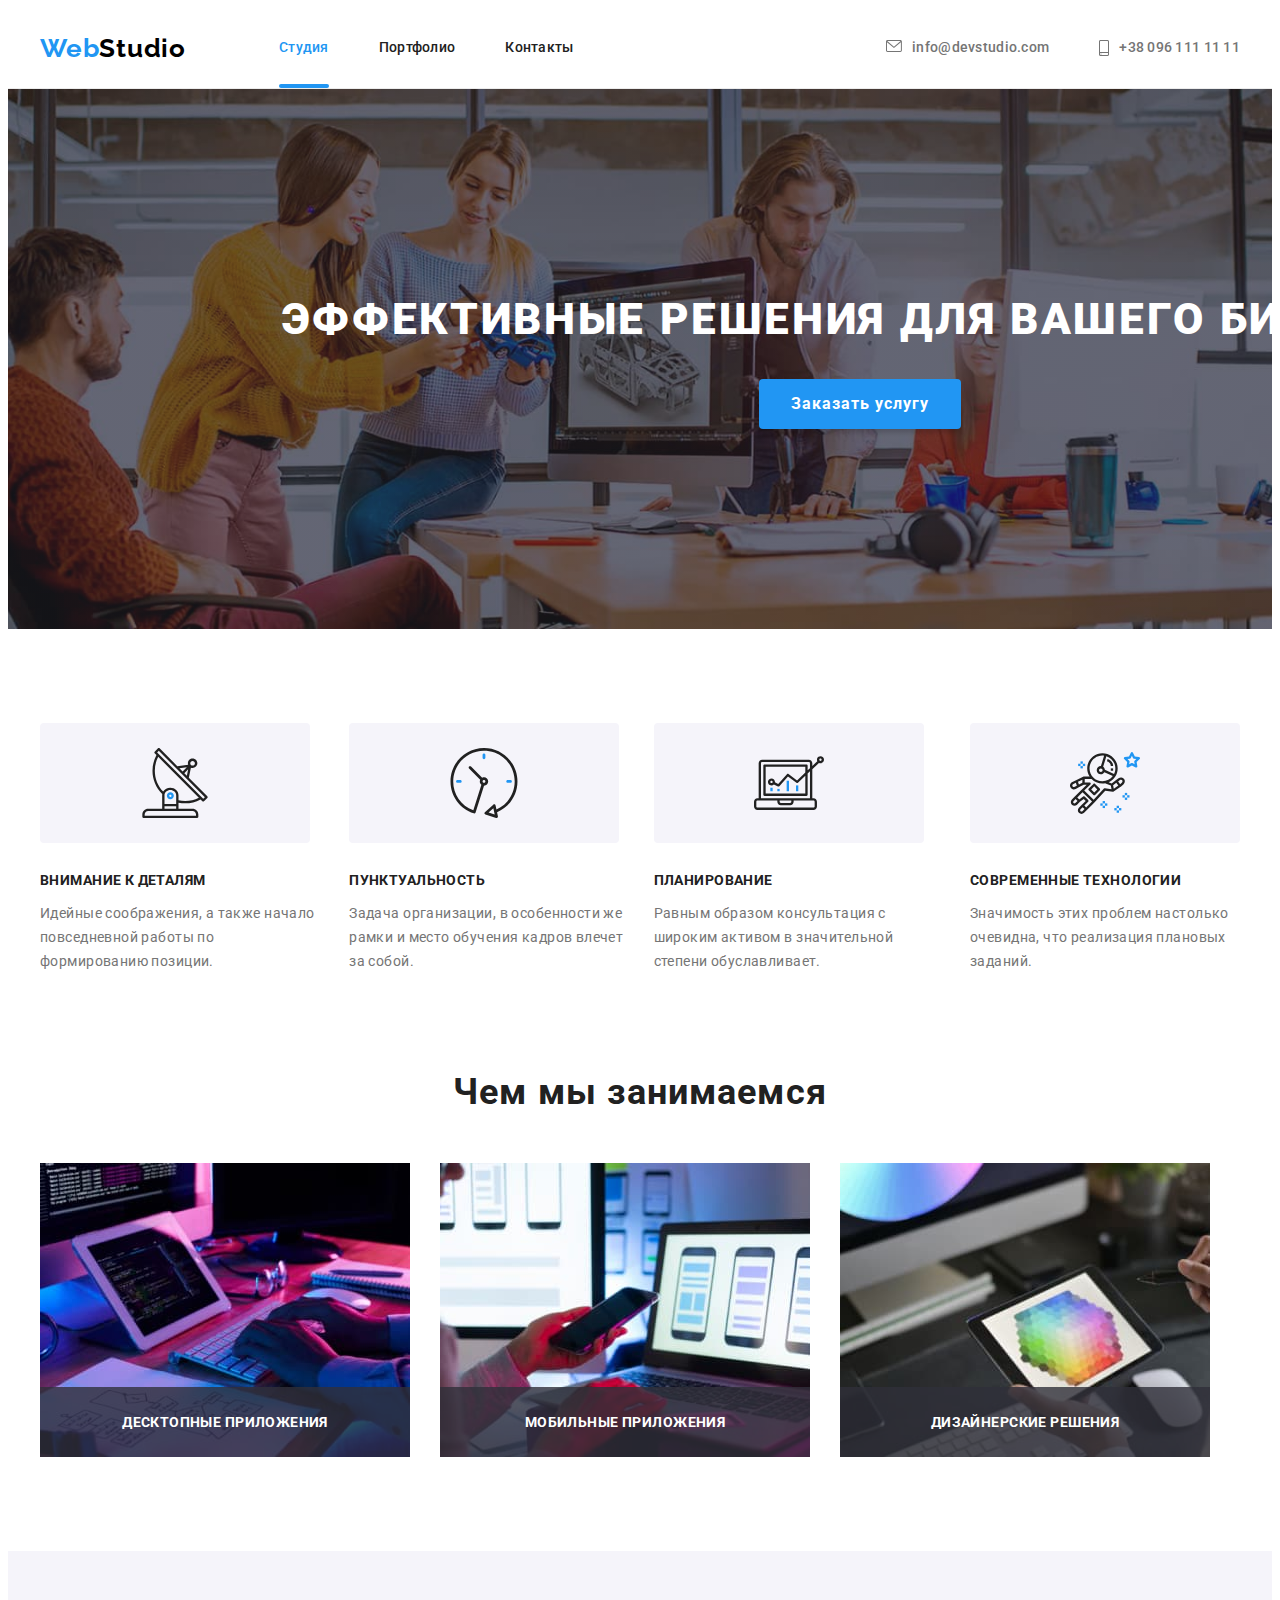
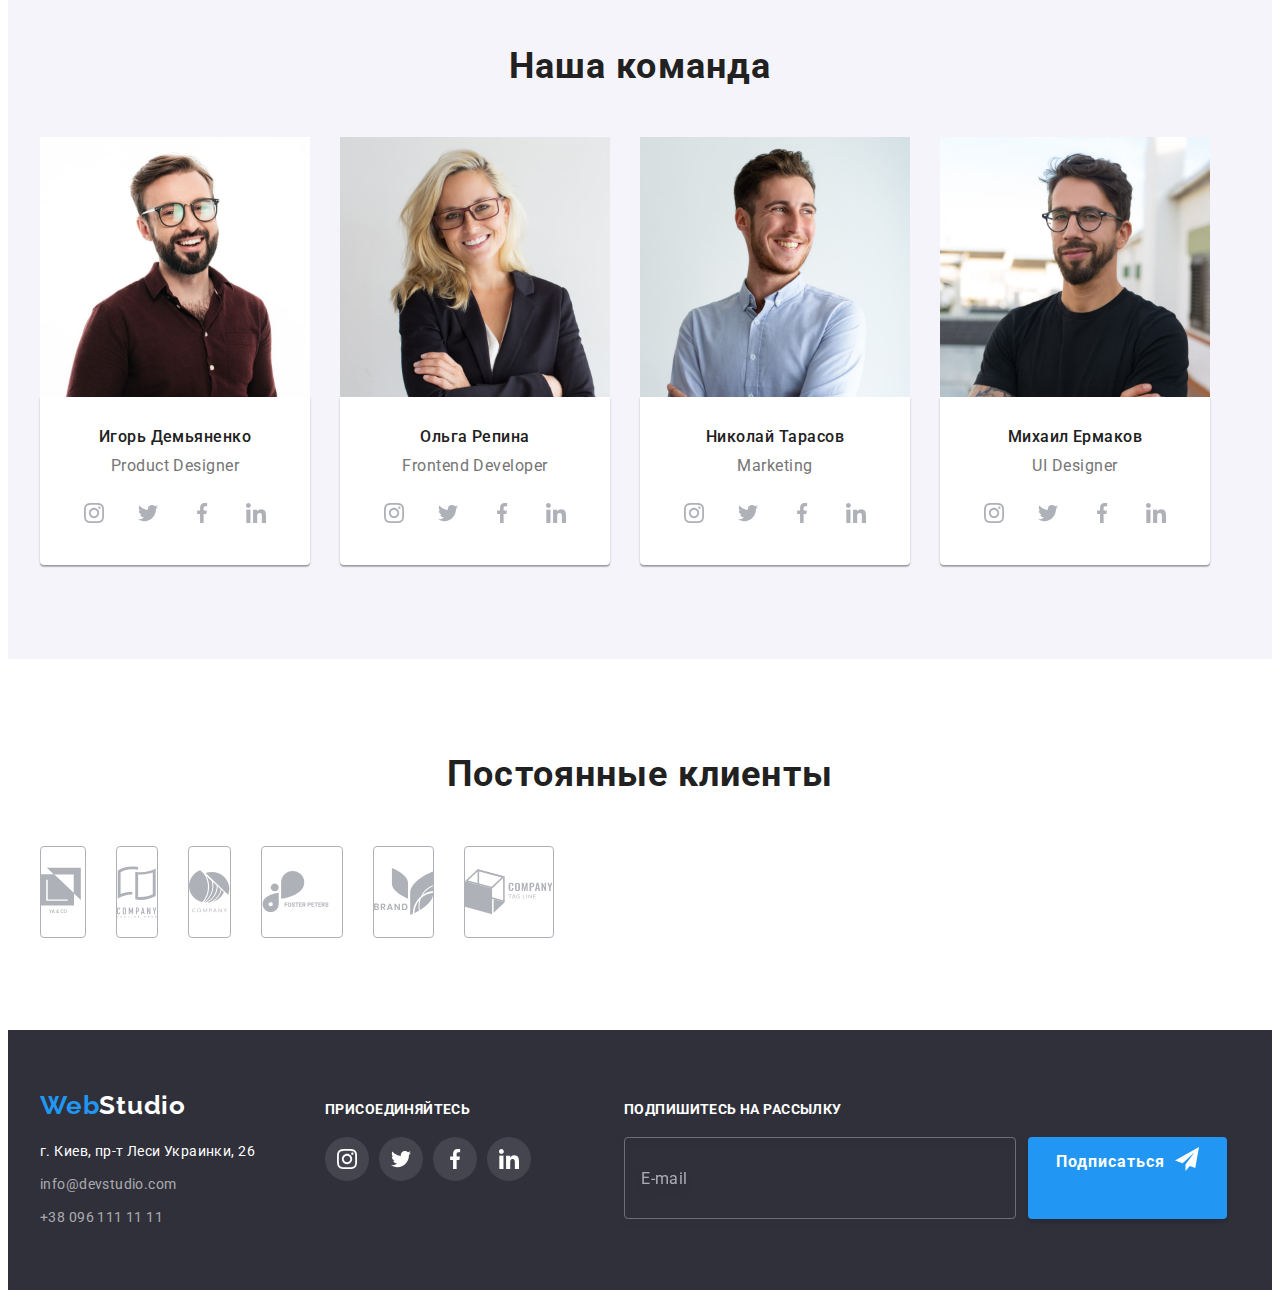
<file: index.html>
<!DOCTYPE html>
<html lang="ru">
  <head>
    <meta charset="UTF-8" />
    <meta http-equiv="X-UA-Compatible" content="IE=edge" />
    <meta name="viewport" content="width=device-width, initial-scale=1.0" />
    <link rel="preconnect" href="https://fonts.gstatic.com" />
    <link
      href="https://fonts.googleapis.com/css2?family=Raleway:wght@700&family=Roboto:wght@400;500;700;900&display=swap"
      rel="stylesheet"
    />
    <link
      rel="stylesheet"
      href="https://cdnjs.cloudflare.com/ajax/libs/modern-normalize/1.0.0/modern-normalize.css"
      integrity="sha512-Zx6MlUMKSVJoQ+83OwhdILe8cSEsCzfqThJd7J/VA2UrK6Ctj85p+xzqfyuNXE5B1k25uUdmJ2OzItbBy9GHAQ=="
      crossorigin="anonymous"
    />
    <link rel="stylesheet" href="./css/styles.css" />
    <title>Webstudio main page</title>
  </head>
  <body>
    <header class="header">
      <div class="container">
        <nav class="navigation">
          <a class="link logo" href="index.html" lang="en">
            Web<span class="logo-light-theme">Studio</span></a
          >
          <ul class="navigation-list list">
            <li class="navigation-item">
              <a class="navigation-link link current" href="index.html"
                >Студия</a
              >
            </li>
            <li class="navigation-item">
              <a class="navigation-link link" href="portfolio.html"
                >Портфолио</a
              >
            </li>
            <li class="navigation-item">
              <a class="navigation-link link" href="">Контакты</a>
            </li>
          </ul>
        </nav>
        <ul class="contacts-list list">
          <li class="contacts-item">
            <a class="header-mail-link link" href="mailto:info@devstudio.com">
              <svg class="contacts-item-icon" width="16" height="12">
                <use href="./images/main-page/sprite.svg#icon-envelope"></use>
              </svg>
              info@devstudio.com
            </a>
          </li>
          <li class="contacts-item">
            <a class="header-phone-link link" href="tel:+380961111111">
              <svg class="contacts-item-icon" width="10" height="16">
                <use href="./images/main-page/sprite.svg#icon-smartphone"></use>
              </svg>
              <p>+38 096 111 11 11</p>
            </a>
          </li>
        </ul>
      </div>
    </header>
    <main>
      <!--блок Hero-->
      <section class="hero">
        <div class="hero-overlay">
          <div class="container">
            <h1 class="hero-title">Эффективные решения для вашего бизнеса</h1>
            <button type="button" class="modal-btn" data-modal-open>
              Заказать услугу
            </button>
          </div>
        </div>
      </section>
      <!--блок Особенности-->
      <section class="features">
        <div class="container">
          <h2 class="title visually-hidden">Особенности</h2>
          <ul class="features-list list">
            <li class="features-item">
              <div class="icon-area">
                <svg class="features-item-icon" width="70" height="70">
                  <use href="./images/main-page/sprite.svg#icon-antenna"></use>
                </svg>
              </div>
              <h3 class="features-item-title">Внимание к деталям</h3>
              <p class="features-contents">
                Идейные соображения, а также начало повседневной работы по
                формированию позиции.
              </p>
            </li>
            <li class="features-item">
              <div class="icon-area">
                <svg class="features-item-icon" width="70" height="70">
                  <use href="./images/main-page/sprite.svg#icon-clock"></use>
                </svg>
              </div>
              <h3 class="features-item-title">Пунктуальность</h3>
              <p class="features-contents">
                Задача организации, в особенности же рамки и место обучения
                кадров влечет за собой.
              </p>
            </li>
            <li class="features-item">
              <div class="icon-area">
                <svg class="features-item-icon" width="70" height="70">
                  <use href="./images/main-page/sprite.svg#icon-diagram"></use>
                </svg>
              </div>
              <h3 class="features-item-title">Планирование</h3>
              <p class="features-contents">
                Равным образом консультация с широким активом в значительной
                степени обуславливает.
              </p>
            </li>
            <li class="features-item">
              <div class="icon-area">
                <svg class="features-item-icon" width="70" height="70">
                  <use
                    href="./images/main-page/sprite.svg#icon-astronaut"
                  ></use>
                </svg>
              </div>
              <h3 class="features-item-title">Современные технологии</h3>
              <p class="features-contents">
                Значимость этих проблем настолько очевидна, что реализация
                плановых заданий.
              </p>
            </li>
          </ul>
        </div>
      </section>
      <!--Что мы делаем-->
      <section class="options">
        <div class="container">
          <h2 class="title">Чем мы занимаемся</h2>
          <ul class="options-list list">
            <li class="options-item">
              <img
                class="options-image"
                src="./images/main-page/box_1.jpg"
                alt="програмирует на десктопном ПК"
                width="370"
                height="294"
              />
              <p class="options-item-description">десктопные приложения</p>
            </li>
            <li class="options-item">
              <img
                class="options-image"
                src="./images/main-page/box_2.jpg"
                alt="программирует на ноутбуке"
                width="370"
                height="294"
              />
              <p class="options-item-description">мобильные приложения</p>
            </li>
            <li class="options-item">
              <img
                class="options-image"
                src="./images/main-page/box_3.jpg"
                alt="держит планшет"
                width="370"
                height="294"
              />
              <p class="options-item-description">дизайнерские решения</p>
            </li>
          </ul>
        </div>
      </section>
      <!--члены команды разработчиков-->
      <section class="members">
        <div class="container">
          <h2 class="title">Наша команда</h2>
          <ul class="members-list list">
            <li class="members-item">
              <img
                class="members-img"
                src="./images/main-page/img_igor.jpg"
                alt="фотография Игоря Демьяненко"
                width="270"
                height="260"
              />
              <div class="members-card-description">
                <h3 class="members-item-title">Игорь Демьяненко</h3>
                <p class="members-description" lang="en">Product Designer</p>
                <ul class="social-network list">
                  <li class="social-network-item">
                    <a
                      href="http://instagram.com"
                      class="social-network-link link"
                    >
                      <svg class="social-icon" width="20" height="20">
                        <use
                          href="./images/main-page/sprite.svg#icon-instagram"
                        ></use>
                      </svg>
                    </a>
                  </li>
                  <li class="social-network-item">
                    <a
                      href="http://twitter.com"
                      class="social-network-link link"
                    >
                      <svg class="social-icon" width="20" height="20">
                        <use
                          href="./images/main-page/sprite.svg#icon-twitter"
                        ></use>
                      </svg>
                    </a>
                  </li>
                  <li class="social-network-item">
                    <a
                      href="http://facebook.com"
                      class="social-network-link link"
                    >
                      <svg class="social-icon" width="20" height="20">
                        <use
                          href="./images/main-page/sprite.svg#icon-facebook"
                        ></use>
                      </svg>
                    </a>
                  </li>
                  <li class="social-network-item">
                    <a
                      href="http://linkedin.com"
                      class="social-network-link link"
                    >
                      <svg class="social-icon" width="20" height="20">
                        <use
                          href="./images/main-page/sprite.svg#icon-linkedin"
                        ></use>
                      </svg>
                    </a>
                  </li>
                </ul>
              </div>
            </li>

            <li class="members-item">
              <img
                class="members-img"
                src="./images/main-page/img_olga.jpg"
                alt="фотография Ольги Репиной"
                width="270"
                height="260"
              />
              <div class="members-card-description">
                <h3 class="members-item-title">Ольга Репина</h3>
                <p class="members-description" lang="en">Frontend Developer</p>
                <ul class="social-network list">
                  <li class="social-network-item">
                    <a
                      href="http://instagram.com"
                      class="social-network-link link"
                    >
                      <svg class="social-icon" width="20" height="20">
                        <use
                          href="./images/main-page/sprite.svg#icon-instagram"
                        ></use>
                      </svg>
                    </a>
                  </li>
                  <li class="social-network-item">
                    <a
                      href="http://twitter.com"
                      class="social-network-link link"
                    >
                      <svg class="social-icon" width="20" height="20">
                        <use
                          href="./images/main-page/sprite.svg#icon-twitter"
                        ></use>
                      </svg>
                    </a>
                  </li>
                  <li class="social-network-item">
                    <a
                      href="http://facebook.com"
                      class="social-network-link link"
                    >
                      <svg class="social-icon" width="20" height="20">
                        <use
                          href="./images/main-page/sprite.svg#icon-facebook"
                        ></use>
                      </svg>
                    </a>
                  </li>
                  <li class="social-network-item">
                    <a
                      href="http://linkedin.com"
                      class="social-network-link link"
                    >
                      <svg class="social-icon" width="20" height="20">
                        <use
                          href="./images/main-page/sprite.svg#icon-linkedin"
                        ></use>
                      </svg>
                    </a>
                  </li>
                </ul>
              </div>
            </li>
            <li class="members-item">
              <img
                class="members-img"
                src="./images/main-page/img_nik.jpg"
                alt="фотография Николая Тарасова"
                width="270"
                height="260"
              />
              <div class="members-card-description">
                <h3 class="members-item-title">Николай Тарасов</h3>
                <p class="members-description" lang="en">Marketing</p>
                <ul class="social-network list">
                  <li class="social-network-item">
                    <a
                      href="http://instagram.com"
                      class="social-network-link link"
                    >
                      <svg class="social-icon" width="20" height="20">
                        <use
                          href="./images/main-page/sprite.svg#icon-instagram"
                        ></use>
                      </svg>
                    </a>
                  </li>
                  <li class="social-network-item">
                    <a
                      href="http://twitter.com"
                      class="social-network-link link"
                    >
                      <svg class="social-icon" width="20" height="20">
                        <use
                          href="./images/main-page/sprite.svg#icon-twitter"
                        ></use>
                      </svg>
                    </a>
                  </li>
                  <li class="social-network-item">
                    <a
                      href="http://facebook.com"
                      class="social-network-link link"
                    >
                      <svg class="social-icon" width="20" height="20">
                        <use
                          href="./images/main-page/sprite.svg#icon-facebook"
                        ></use>
                      </svg>
                    </a>
                  </li>
                  <li class="social-network-item">
                    <a
                      href="http://linkedin.com"
                      class="social-network-link link"
                    >
                      <svg class="social-icon" width="20" height="20">
                        <use
                          href="./images/main-page/sprite.svg#icon-linkedin"
                        ></use>
                      </svg>
                    </a>
                  </li>
                </ul>
              </div>
            </li>
            <li class="members-item">
              <img
                class="members-img"
                src="./images/main-page/img_mich.jpg"
                alt="фотография Михаила Ермакова"
                width="270"
                height="260"
              />
              <div class="members-card-description">
                <h3 class="members-item-title">Михаил Ермаков</h3>
                <p class="members-description" lang="en">UI Designer</p>
                <ul class="social-network list">
                  <li class="social-network-item">
                    <a
                      href="http://instagram.com"
                      class="social-network-link link"
                    >
                      <svg class="social-icon" width="20" height="20">
                        <use
                          href="./images/main-page/sprite.svg#icon-instagram"
                        ></use>
                      </svg>
                    </a>
                  </li>
                  <li class="social-network-item">
                    <a
                      href="http://twitter.com"
                      class="social-network-link link"
                    >
                      <svg class="social-icon" width="20" height="20">
                        <use
                          href="./images/main-page/sprite.svg#icon-twitter"
                        ></use>
                      </svg>
                    </a>
                  </li>
                  <li class="social-network-item">
                    <a
                      href="http://facebook.com"
                      class="social-network-link link"
                    >
                      <svg class="social-icon" width="20" height="20">
                        <use
                          href="./images/main-page/sprite.svg#icon-facebook"
                        ></use>
                      </svg>
                    </a>
                  </li>
                  <li class="social-network-item">
                    <a
                      href="http://linkedin.com"
                      class="social-network-link link"
                    >
                      <svg class="social-icon" width="20" height="20">
                        <use
                          href="./images/main-page/sprite.svg#icon-linkedin"
                        ></use>
                      </svg>
                    </a>
                  </li>
                </ul>
              </div>
            </li>
          </ul>
        </div>
      </section>
      <!-- КЛИЕНТЫ -->
      <section class="customers">
        <div class="container">
          <h2 class="title">Постоянные клиенты</h2>
          <ul class="customers-list list">
            <li class="customers-list-item">
              <a href="" class="customers-link">
                <svg class="customer-icon" width="44" height="50">
                  <use href="./images/main-page/sprite.svg#icon-client-1"></use>
                </svg>
              </a>
            </li>
            <li class="customers-list-item">
              <a href="" class="customers-link">
                <svg class="customer-icon" width="40" height="52">
                  <use href="./images/main-page/sprite.svg#icon-client-2"></use>
                </svg>
              </a>
            </li>
            <li class="customers-list-item">
              <a href="" class="customers-link">
                <svg class="customer-icon" width="41" height="43">
                  <use href="./images/main-page/sprite.svg#icon-client-3"></use>
                </svg>
              </a>
            </li>
            <li class="customers-list-item">
              <a href="" class="customers-link">
                <svg class="customer-icon" width="80" height="42">
                  <use href="./images/main-page/sprite.svg#icon-client-4"></use>
                </svg>
              </a>
            </li>
            <li class="customers-list-item">
              <a href="" class="customers-link">
                <svg class="customer-icon" width="59" height="47">
                  <use href="./images/main-page/sprite.svg#icon-client-5"></use>
                </svg>
              </a>
            </li>
            <li class="customers-list-item">
              <a href="" class="customers-link">
                <svg class="customer-icon" width="88" height="46">
                  <use href="./images/main-page/sprite.svg#icon-client-6"></use>
                </svg>
              </a>
            </li>
          </ul>
        </div>
      </section>
    </main>
    <footer class="footer">
      <div class="container">
        <div class="footer-left-block">
          <a class="link logo" href="index.html" lang="en">
            Web<span class="logo-dark-theme">Studio</span></a
          >
          <address class="address">
            <ul class="footer-list list">
              <li class="footer-list-item">
                <a
                  class="footer-address-link link"
                  href="https://goo.gl/maps/TXSXZZXQkfyva7Gp7"
                  target="_blank"
                  rel="noopener noreferrer"
                >
                  г. Киев, пр-т Леси Украинки, 26
                </a>
              </li>
              <li class="footer-list-item">
                <a
                  class="footer-mail-link link"
                  href="mailto:info@devstudio.com"
                  >info@devstudio.com</a
                >
              </li>
              <li class="footer-list-item">
                <a class="footer-phone-link link" href="tel:+380961111111"
                  >+38 096 111 11 11</a
                >
              </li>
            </ul>
          </address>
        </div>
        <div class="footer-right-block">
          <b>присоединяйтесь</b>
          <ul class="social-network list">
            <li class="social-network-item">
              <a href="http://instagram.com" class="social-network-link link">
                <svg class="social-icon" width="20" height="20">
                  <use
                    href="./images/main-page/sprite.svg#icon-instagram"
                  ></use>
                </svg>
              </a>
            </li>
            <li class="social-network-item">
              <a href="http://twitter.com" class="social-network-link link">
                <svg class="social-icon" width="20" height="20">
                  <use href="./images/main-page/sprite.svg#icon-twitter"></use>
                </svg>
              </a>
            </li>
            <li class="social-network-item">
              <a href="http://facebook.com" class="social-network-link link">
                <svg class="social-icon" width="20" height="20">
                  <use href="./images/main-page/sprite.svg#icon-facebook"></use>
                </svg>
              </a>
            </li>
            <li class="social-network-item">
              <a href="http://linkedin.com" class="social-network-link link">
                <svg class="social-icon" width="20" height="20">
                  <use href="./images/main-page/sprite.svg#icon-linkedin"></use>
                </svg>
              </a>
            </li>
          </ul>
        </div>
        <div class="form-wrapper">
          <b>Подпишитесь на рассылку</b>
          <form action="#" class="footer-signup-form" name="footer-signup-form">
            <input
              type="email"
              name="email"
              placeholder="E-mail"
              required
              class="email-input"
            />
            <button type="submit" class="modal-btn">
              Подписаться
              <svg class="modal-btn-icon" width="24" height="24">
                <use href="./images/main-page/sprite.svg#icon-send"></use>
              </svg>
            </button>
          </form>
        </div>
      </div>
    </footer>
    <div class="backdrop is-hidden" data-modal>
      <div class="modal-window">
        <b class="modal-window-motivation"
          >Оставьте свои данные, мы вам перезвоним</b
        >
        <form action="#" class="modal-window-contact">
          <label for="user-name" class="modal-form-input-label">Имя</label>
          <div class="input-wrapper">
            <input
              type="text"
              name="user-name"
              id="user-name"
              class="modal-form-input"
              required
            />
            <svg class="input-icon" width="18" height="18">
              <use href="./images/main-page/sprite.svg#icon-form-person"></use>
            </svg>
          </div>
          <label for="user-phone" class="modal-form-input-label">Телефон</label>
          <div class="input-wrapper">
            <input
              type="tel"
              name="user-phone"
              id="user-phone"
              class="modal-form-input"
              required
            />
            <svg class="input-icon" width="18" height="18">
              <use href="./images/main-page/sprite.svg#icon-form-phone"></use>
            </svg>
          </div>
          <label for="user-mail" class="modal-form-input-label">Почта</label>
          <div class="input-wrapper">
            <input
              type="email"
              name="user-mail"
              id="user-mail"
              class="modal-form-input"
            />
            <svg class="input-icon" width="18" height="18">
              <use href="./images/main-page/sprite.svg#icon-form-email"></use>
            </svg>
          </div>
          <label for="user-comment" class="modal-form-input-label"
            >Комментарий</label
          >
          <textarea
            name="comment"
            id="user-comment"
            placeholder="Введите текст"
            class="modal-form-input"
          ></textarea>
          <input
            type="checkbox"
            name="agreement"
            id="agreement-checkbox"
            value="accept"
            class="modal-form-checkbox visually-hidden"
            required
          />
          <label for="agreement-checkbox" class="modal-form-checkbox-label"
            >Соглашаюсь с рассылкой и принимаю&nbsp;<a
              href=""
              class="agreement-link"
              >Условия договора</a
            ></label
          >
          <button type="submit" class="modal-btn">Отправить</button>
        </form>
        <button type="button" class="modal-btn-close" data-modal-close>
          <svg class="modal-btn-close-icon" width="18" height="18">
            <use href="./images/main-page/sprite.svg#icon-close"></use>
          </svg>
        </button>
      </div>
    </div>
    <script src="./js/modal.js"></script>
  </body>
</html>
</file>
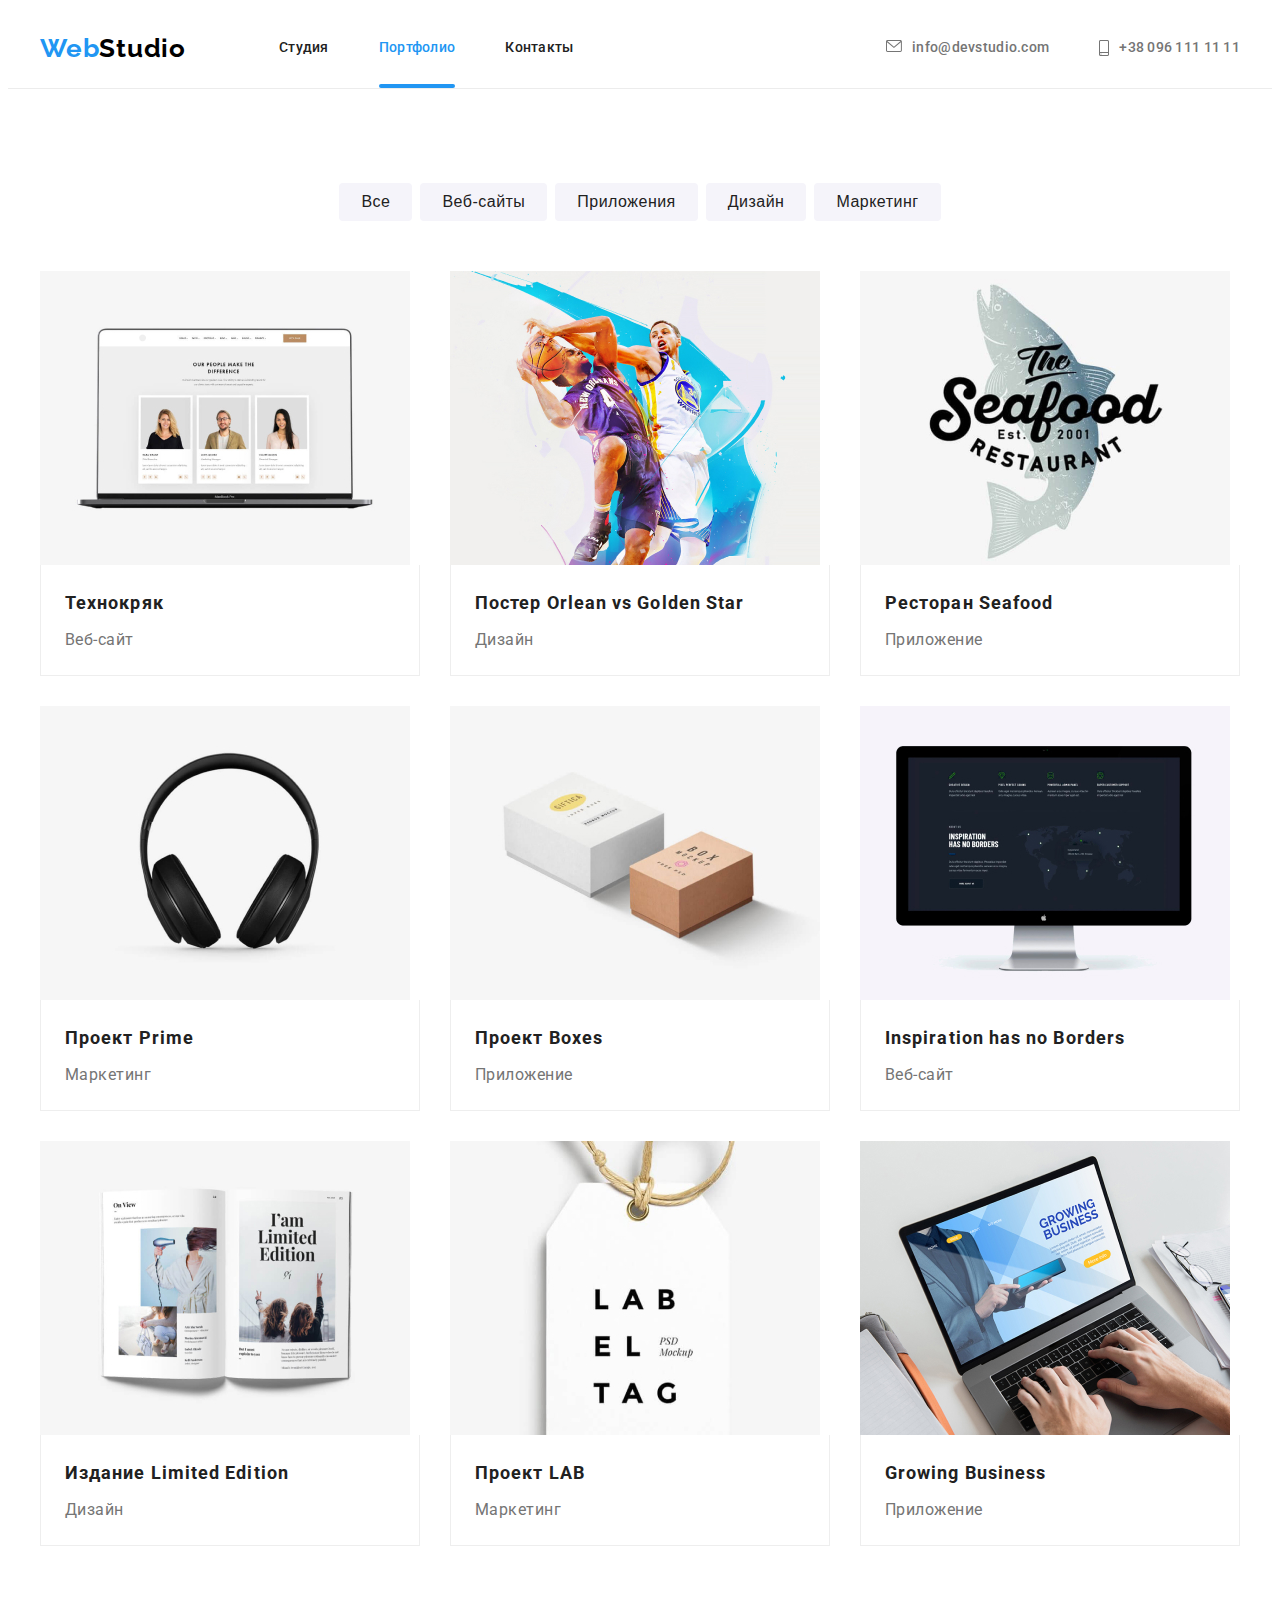
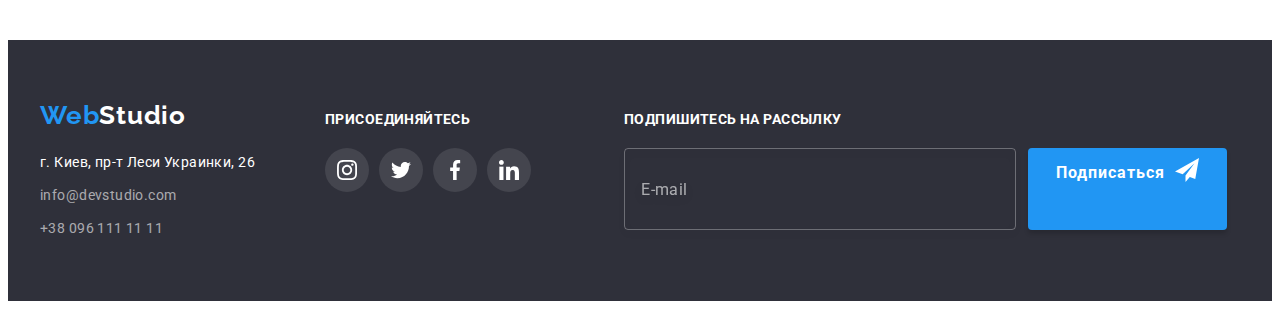
<file: portfolio.html>
<!DOCTYPE html>
<html lang="ru">
  <head>
    <meta charset="UTF-8" />
    <meta http-equiv="X-UA-Compatible" content="IE=edge" />
    <meta name="viewport" content="width=device-width, initial-scale=1.0" />
    <link rel="preconnect" href="https://fonts.gstatic.com" />
    <link
      href="https://fonts.googleapis.com/css2?family=Raleway:wght@700&family=Roboto:wght@400;500;700;900&display=swap"
      rel="stylesheet"
    />
    <link
      rel="stylesheet"
      href="https://cdnjs.cloudflare.com/ajax/libs/modern-normalize/1.0.0/modern-normalize.css"
      integrity="sha512-Zx6MlUMKSVJoQ+83OwhdILe8cSEsCzfqThJd7J/VA2UrK6Ctj85p+xzqfyuNXE5B1k25uUdmJ2OzItbBy9GHAQ=="
      crossorigin="anonymous"
    />
    <link rel="stylesheet" href="./css/styles.css" />
    <title>Portfolio</title>
  </head>
  <body>
    <header class="header">
      <div class="container">
        <nav class="navigation">
          <a class="link logo" href="index.html" lang="en">
            Web<span class="logo-light-theme">Studio</span></a
          >
          <ul class="navigation-list list">
            <li class="navigation-item">
              <a class="navigation-link link" href="index.html">Студия</a>
            </li>
            <li class="navigation-item">
              <a class="navigation-link link current" href="portfolio.html"
                >Портфолио</a
              >
            </li>
            <li class="navigation-item">
              <a class="navigation-link link" href="">Контакты</a>
            </li>
          </ul>
        </nav>
        <ul class="contacts-list list">
          <li class="contacts-item">
            <a class="header-mail-link link" href="mailto:info@devstudio.com">
              <svg class="contacts-item-icon" width="16" height="12">
                <use href="./images/main-page/sprite.svg#icon-envelope"></use>
              </svg>
              info@devstudio.com
            </a>
          </li>
          <li class="contacts-item">
            <a class="header-phone-link link" href="tel:+380961111111">
              <svg class="contacts-item-icon" width="10" height="16">
                <use href="./images/main-page/sprite.svg#icon-smartphone"></use>
              </svg>
              <p>+38 096 111 11 11</p>
            </a>
          </li>
        </ul>
      </div>
    </header>
    <main>
      <!--секция галерея проектов-->
      <section class="galery">
        <div class="container">
          <h1 class="visually-hidden">Портфолио</h1>
          <!--блок с кнопками фильтра галереи-->
          <ul class="filter-list list">
            <li class="filter-item">
              <button class="filter-modal-btn" type="button">Bсе</button>
            </li>
            <li class="filter-item">
              <button class="filter-modal-btn" type="button">Веб-сайты</button>
            </li>
            <li class="filter-item">
              <button class="filter-modal-btn" type="button">Приложения</button>
            </li>
            <li class="filter-item">
              <button class="filter-modal-btn" type="button">Дизайн</button>
            </li>
            <li class="filter-item">
              <button class="filter-modal-btn" type="button">Маркетинг</button>
            </li>
          </ul>
          <h2 class="title visually-hidden">Галерея проектов</h2>

          <ul class="galery-list list">
            <li class="galery-item">
              <a class="galery-link link" href="">
                <div class="galery-thumb">
                  <img
                    class="galery-img"
                    src="./images/portfolio/technocrack.jpg"
                    alt="изображение ноутбука с веб-сайтом"
                    width="370"
                    height="294"
                  />
                  <p class="galery-content">
                    Технокряк это современная площадка распространения
                    коронавируса. Компании используют эту платформу для
                    цифрового шпионажа и атак на защищённые сервера конкурентов.
                  </p>
                </div>

                <div class="galery-item-wrapper">
                  <h3 class="galery-item-title">Технокряк</h3>
                  <p class="galery-item-description">Веб-сайт</p>
                </div>
              </a>
            </li>
            <li class="galery-item">
              <a class="galery-link link" href="">
                <div class="galery-thumb">
                  <img
                    class="galery-img"
                    src="./images/portfolio/poster.jpg"
                    alt="изображение постера"
                    width="370"
                    height="294"
                  />
                  <p class="galery-content">
                    Технокряк это современная площадка распространения
                    коронавируса. Компании используют эту платформу для
                    цифрового шпионажа и атак на защищённые сервера конкурентов.
                  </p>
                </div>
                <div class="galery-item-wrapper">
                  <h3 class="galery-item-title">
                    Постер <span lang="en">Orlean vs Golden Star</span>
                  </h3>
                  <p class="galery-item-description">Дизайн</p>
                </div>
              </a>
            </li>
            <li class="galery-item">
              <a class="galery-link link" href="">
                <div class="galery-thumb">
                  <img
                    class="galery-img"
                    src="./images/portfolio/seafood.jpg"
                    alt="афиша ресторана морепродуктов"
                    width="370"
                    height="294"
                  />
                  <p class="galery-content">
                    Технокряк это современная площадка распространения
                    коронавируса. Компании используют эту платформу для
                    цифрового шпионажа и атак на защищённые сервера конкурентов.
                  </p>
                </div>
                <div class="galery-item-wrapper">
                  <h3 class="galery-item-title">
                    Ресторан <span lang="en">Seafood</span>
                  </h3>
                  <p class="galery-item-description">Приложение</p>
                </div>
              </a>
            </li>
            <li class="galery-item">
              <a class="galery-link link" href="">
                <div class="galery-thumb">
                  <img
                    class="galery-img"
                    src="./images/portfolio/prime.jpg"
                    alt="наушники"
                    width="370"
                    height="294"
                  />
                  <p class="galery-content">
                    Технокряк это современная площадка распространения
                    коронавируса. Компании используют эту платформу для
                    цифрового шпионажа и атак на защищённые сервера конкурентов.
                  </p>
                </div>
                <div class="galery-item-wrapper">
                  <h3 class="galery-item-title">
                    Проект <span lang="en">Prime</span>
                  </h3>
                  <p class="galery-item-description">Маркетинг</p>
                </div>
              </a>
            </li>
            <li class="galery-item">
              <a class="galery-link link" href="">
                <div class="galery-thumb">
                  <img
                    class="galery-img"
                    src="./images/portfolio/boxes.jpg"
                    alt="две коробки рядом"
                    width="370"
                    height="294"
                  />
                  <p class="galery-content">
                    Технокряк это современная площадка распространения
                    коронавируса. Компании используют эту платформу для
                    цифрового шпионажа и атак на защищённые сервера конкурентов.
                  </p>
                </div>
                <div class="galery-item-wrapper">
                  <h3 class="galery-item-title">
                    Проект <span lang="en">Boxes</span>
                  </h3>
                  <p class="galery-item-description">Приложение</p>
                </div>
              </a>
            </li>
            <li class="galery-item">
              <a class="galery-link link" href="">
                <div class="galery-thumb">
                  <img
                    class="galery-img"
                    src="./images/portfolio/inspiration.jpg"
                    alt="монитор с надписью вдохновение не имеет границ "
                    width="370"
                    height="294"
                  />
                  <p class="galery-content">
                    Технокряк это современная площадка распространения
                    коронавируса. Компании используют эту платформу для
                    цифрового шпионажа и атак на защищённые сервера конкурентов.
                  </p>
                </div>
                <div class="galery-item-wrapper">
                  <h3 class="galery-item-title" lang="en">
                    Inspiration has no Borders
                  </h3>
                  <p class="galery-item-description">Веб-сайт</p>
                </div>
              </a>
            </li>
            <li class="galery-item">
              <a class="galery-link link" href="">
                <div class="galery-thumb">
                  <img
                    class="galery-img"
                    src="./images/portfolio/limited-edition.jpg"
                    alt="раскрытая книга"
                    width="370"
                    height="294"
                  />
                  <p class="galery-content">
                    Технокряк это современная площадка распространения
                    коронавируса. Компании используют эту платформу для
                    цифрового шпионажа и атак на защищённые сервера конкурентов.
                  </p>
                </div>
                <div class="galery-item-wrapper">
                  <h3 class="galery-item-title">
                    Издание <span lang="en">Limited Edition</span>
                  </h3>
                  <p class="galery-item-description">Дизайн</p>
                </div>
              </a>
            </li>
            <li class="galery-item">
              <a class="galery-link link" href="">
                <div class="galery-thumb">
                  <img
                    class="galery-img"
                    src="./images/portfolio/lab.jpg"
                    alt="бирка на шнурке"
                    width="370"
                    height="294"
                  />
                  <p class="galery-content">
                    Технокряк это современная площадка распространения
                    коронавируса. Компании используют эту платформу для
                    цифрового шпионажа и атак на защищённые сервера конкурентов.
                  </p>
                </div>
                <div class="galery-item-wrapper">
                  <h3 class="galery-item-title">
                    Проект <span lang="en">LAB</span>
                  </h3>
                  <p class="galery-item-description">Маркетинг</p>
                </div>
              </a>
            </li>
            <li class="galery-item">
              <a class="galery-link link" href="">
                <div class="galery-thumb">
                  <img
                    class="galery-img"
                    src="./images/portfolio/growing-bisiness.jpg"
                    alt="печатает на ноутбуке"
                    width="370"
                    height="294"
                  />
                  <p class="galery-content">
                    Технокряк это современная площадка распространения
                    коронавируса. Компании используют эту платформу для
                    цифрового шпионажа и атак на защищённые сервера конкурентов.
                  </p>
                </div>
                <div class="galery-item-wrapper">
                  <h3 class="galery-item-title" lang="en">Growing Business</h3>
                  <p class="galery-item-description">Приложение</p>
                </div>
              </a>
            </li>
          </ul>
        </div>
      </section>
    </main>
    <footer class="footer">
      <div class="container">
        <div class="footer-left-block">
          <a class="link logo" href="index.html" lang="en">
            Web<span class="logo-dark-theme">Studio</span></a
          >
          <address class="address">
            <ul class="footer-list list">
              <li class="footer-list-item">
                <a
                  class="footer-address-link link"
                  href="https://goo.gl/maps/TXSXZZXQkfyva7Gp7"
                  target="_blank"
                  rel="noopener noreferrer"
                >
                  г. Киев, пр-т Леси Украинки, 26
                </a>
              </li>
              <li class="footer-list-item">
                <a
                  class="footer-mail-link link"
                  href="mailto:info@devstudio.com"
                  >info@devstudio.com</a
                >
              </li>
              <li class="footer-list-item">
                <a class="footer-phone-link link" href="tel:+380961111111"
                  >+38 096 111 11 11</a
                >
              </li>
            </ul>
          </address>
        </div>
        <div class="footer-right-block">
          <b>присоединяйтесь</b>
          <ul class="social-network list">
            <li class="social-network-item">
              <a href="http://instagram.com" class="social-network-link link">
                <svg class="social-icon" width="20" height="20">
                  <use
                    href="./images/main-page/sprite.svg#icon-instagram"
                  ></use>
                </svg>
              </a>
            </li>
            <li class="social-network-item">
              <a href="http://twitter.com" class="social-network-link link">
                <svg class="social-icon" width="20" height="20">
                  <use href="./images/main-page/sprite.svg#icon-twitter"></use>
                </svg>
              </a>
            </li>
            <li class="social-network-item">
              <a href="http://facebook.com" class="social-network-link link">
                <svg class="social-icon" width="20" height="20">
                  <use href="./images/main-page/sprite.svg#icon-facebook"></use>
                </svg>
              </a>
            </li>
            <li class="social-network-item">
              <a href="http://linkedin.com" class="social-network-link link">
                <svg class="social-icon" width="20" height="20">
                  <use href="./images/main-page/sprite.svg#icon-linkedin"></use>
                </svg>
              </a>
            </li>
          </ul>
        </div>
        <div class="form-wrapper">
          <b>Подпишитесь на рассылку</b>
          <form action="#" class="footer-signup-form" name="footer-signup-form">
            <input
              type="email"
              name="email"
              placeholder="E-mail"
              required
              class="email-input"
            />
            <button type="submit" class="modal-btn">
              Подписаться
              <svg class="modal-btn-icon" width="24" height="24">
                <use href="./images/main-page/sprite.svg#icon-send"></use>
              </svg>
            </button>
          </form>
        </div>
      </div>
    </footer>
  </body>
</html>
</file>
<file: css/styles.css>
:root {
  --main-font-family: 'roboto', sans-serif;
  --main-font-color: #757575;
  --main-font-size: 14px;
  --main-font-weight: 400;
  --secondary-font-family: 'raleway', sans-serif;
  --secondary-font-color: #212121;
  --secondary-font-weight: 700;
  --accent-color: #2196f3;
  --accent-secondary-color: #188ce8;
  --general-dark-font-color: #000000;
  --general-light-font-color: #ffffff;
  --secondary-light-font-color: #ffffff99;
  --modal-button-color: #f5f4fa;
  --icon-social-link-color: #afb1b8;
  --background-dark-color: #2f303a;
  --background-secondary-color: #c4c4c4;
  --border-color: #ececec;
  --border-color-secobdary: #eeeeee;
}
h1,
h2,
h3,
h4,
h5,
h6,
p {
  margin: 0;
}

ul,
ol {
  margin: 0;
  padding: 0;
}

img {
  display: block;
}

.address {
  font-style: normal;
}
.list {
  list-style: none;
}
.link {
  text-decoration: none;
}
body {
  color: var(--main-font-color);
  font-family: var(--main-font-family);
  font-size: var(--main-font-size);
}
.container {
  width: 1200px;
  margin: 0 auto;
  padding-left: 15px;
  padding-right: 15px;
}
.visually-hidden {
  position: absolute !important;
  clip: rect(1px 1px 1px 1px); /* IE6, IE7 */
  clip: rect(1px, 1px, 1px, 1px);
  padding: 0 !important;
  border: 0 !important;
  height: 1px !important;
  width: 1px !important;
  overflow: hidden;
}
/* ======COMPONENTS */
.modal-btn {
  border: 0;
  font-family: inherit;
  font-weight: var(--secondary-font-weight);
  font-size: 16px;
  line-height: 1.88;
  text-align: center;
  letter-spacing: 0.06em;
  color: var(--general-light-font-color);
  background-color: var(--accent-color);
  box-shadow: 0px 4px 4px rgba(0, 0, 0, 0.15);
  border-radius: 4px;
  cursor: pointer;
}
.logo {
  display: block;
  font-family: var(--secondary-font-family);
  font-weight: var(--secondary-font-weight);
  font-size: 26px;
  line-height: 1.19;
  letter-spacing: 0.03em;
  color: var(--accent-color);
}
.logo-dark-theme {
  color: var(--general-light-font-color);
}
.logo-light-theme {
  color: var(--general-dark-font-color);
}
.title {
  font-weight: var(--secondary-font-weight);
  font-size: 36px;
  line-height: 1.17;
  text-align: center;
  letter-spacing: 0.03em;
  color: var(--secondary-font-color);
}

/* backdrop and modal window */
.backdrop.is-hidden {
  opacity: 0;
  visibility: hidden;
  pointer-events: none;
}
.backdrop.is-hidden .modal-window {
  transform: translate(-50%, -50%) scale(0.2) rotate(360deg);
}

.backdrop {
  position: fixed;
  top: 0;
  left: 0;
  width: 100%;
  height: 100%;
  opacity: 1;
  background-color: rgba(0, 0, 0, 0.2);
  transition: opacity 500ms cubic-bezier(0.4, 0, 0.2, 1);
}
.modal-window {
  display: block;
  width: 528px;
  height: 581px;
  position: absolute;
  top: 50%;
  left: 50%;
  padding-top: 40px;
  padding-bottom: 40px;
  padding-left: 41px;
  padding-right: 39px;
  justify-content: center;
  transform: translate(-50%, -50%) scale(1) rotate(0);
  background: var(--general-light-font-color);
  box-shadow: 0px 1px 3px rgba(0, 0, 0, 0.12), 0px 1px 1px rgba(0, 0, 0, 0.14),
    0px 2px 1px rgba(0, 0, 0, 0.2);
  border-radius: 4px;
  transition: transform 500ms cubic-bezier(0.4, 0, 0.2, 1), visibility 500ms;
}
.modal-btn-close {
  display: flex;
  padding: 0;
  position: absolute;
  top: 8px;
  right: 8px;
  width: 30px;
  height: 30px;
  justify-content: center;
  align-items: center;
  background-color: var(--general-light-font-color);
  border-width: 1px;
  border-style: solid;
  border-color: rgba(0, 0, 0, 0.1);
  border-radius: 50%;
  cursor: pointer;
}
.modal-btn-close-icon {
  fill: var(--general-dark-font-color);
}
.modal-btn-close:hover > .modal-btn-close-icon,
.modal-btn-close:focus > .modal-btn-close-icon {
  fill: var(--accent-color);
}
/* END backdrop and modal window */
/* form of modal window components */

.modal-window-motivation {
  display: block;
  margin-bottom: 12px;
  text-align: center;

  font-family: var(--main-font-family);
  font-weight: var(--secondary-font-weight);
  font-size: 20px;
  line-height: 1.15;
  text-align: center;
  letter-spacing: 0.03em;
}
.modal-window-contact {
  display: block;
  margin: 0 auto;
}
.input-grouper {
  margin-bottom: 20px;
}
.input-wrapper {
  display: block;
  position: relative;
  margin-right: auto;
  margin-left: auto;
  margin-bottom: 10px;
}
.modal-form-input-label {
  display: inline-block;
  margin-bottom: 4px;
  font-family: var(--main-font-family);
  font-weight: var(--main-font-weight);
  font-size: 12px;
  line-height: 1.17;
  letter-spacing: 0.01em;
  color: var(--main-font-color);
  cursor: pointer;
}
.modal-form-input {
  display: block;
  width: 100%;
  height: 40px;
  padding: 11px 42px;
  border: 1px solid rgba(33, 33, 33, 0.2);
  border-radius: 4px;
  font-family: var(--main-font-family);
  font-weight: var(--main-font-weight);
  font-size: 14px;
  line-height: 1.14;
  letter-spacing: 0.01em;
  transition: border-color 250ms cubic-bezier(0.4, 0, 0.2, 1);
}
.input-icon {
  position: absolute;
  top: 50%;
  left: 12px;
  transform: translateY(-50%);
  transition: fill 250ms cubic-bezier(0.4, 0, 0.2, 1);
}
.modal-form-input::placeholder {
  color: rgba(117, 117, 117, 0.5);
}
.modal-form-input:focus {
  outline: none;
  border-color: var(--accent-color);
}
.modal-form-input:focus + .input-icon {
  fill: var(--accent-color);
}
textarea.modal-form-input {
  height: 120px;
  padding: 12px 16px;
  margin-bottom: 20px;
  resize: none;
}
.modal-form-checkbox-label {
  display: flex;
  justify-content: center;
  align-items: center;
  font-family: var(--main-font-family);
  font-weight: var(--main-font-weight);
  font-size: 14px;
  line-height: 1.71;
  letter-spacing: 0.03em;
  color: var(--main-font-color);
  cursor: pointer;
}
.modal-form-checkbox-label::before {
  display: inline-block;
  content: '';
  width: 16px;
  height: 15px;
  padding: 0;
  margin-right: 8px;
  border: 2px solid var(--secondary-font-color);
  border-radius: 2px;
  transition: border-color 250ms cubic-bezier(0.4, 0, 0.2, 1),
    background-color 250ms cubic-bezier(0.4, 0, 0.2, 1);
}
.modal-form-checkbox:focus + .modal-form-checkbox-label::before {
  border-color: var(--accent-color);
}
.modal-form-checkbox:checked + .modal-form-checkbox-label::before {
  background-color: var(--accent-color);
  border-color: var(--accent-color);
  background-image: url('../images/main-page/icon-check.svg');
  background-repeat: no-repeat;
  background-position: center;
  background-size: cover;
}

.modal-window .modal-btn {
  display: block;
  padding: 10px 55px;
  margin: 30px auto 0;
  transition: background-color 250ms cubic-bezier(0.4, 0, 0.2, 1);
}
.modal-window .modal-btn:hover,
.modal-window .modal-btn:focus {
  background-color: var(--accent-secondary-color);
}
/* end form of modal window components */
/* =======END COMPONENTS */
/* =======HEADER======== */

.header {
  border-bottom-width: 1px;
  border-bottom-style: solid;
  border-bottom-color: var(--border-color);
}
.header .logo {
  margin-right: 93px;
}

.header .container {
  display: flex;
  align-items: center;
}
.navigation {
  display: flex;
  align-items: center;
}
.navigation-list {
  display: flex;
  align-items: center;
}
.navigation-item:not(:last-child) {
  margin-right: 50px;
}

.contacts-list {
  display: flex;
  margin-left: auto;
  align-items: center;
}

.contacts-item:not(:last-child) {
  margin-right: 50px;
}

.navigation-link {
  display: block;
  padding-top: 32px;
  padding-bottom: 32px;

  font-weight: 500;
  line-height: 1.14;
  letter-spacing: 0.02em;
  color: var(--secondary-font-color);
  transition: color 250ms cubic-bezier(0.4, 0, 0.2, 1);
}
.navigation-link:hover,
.navigation-link:focus {
  color: var(--accent-color);
}
.current {
  position: relative;
  color: var(--accent-color);
}
.current::after {
  display: inline-block;
  position: absolute;
  bottom: 0;
  left: 0;
  content: '';
  width: 100%;
  height: 4px;
  border-radius: 2px;
  background-color: var(--accent-color);
}

.header-mail-link,
.header-phone-link {
  display: flex;
  padding-top: 32px;
  padding-bottom: 32px;

  font-weight: 500;
  font-size: 14px;
  line-height: 1.14;
  letter-spacing: 0.02em;

  color: var(--main-font-color);
  transition: color 250ms cubic-bezier(0.4, 0, 0.2, 1);
}
.header-mail-link:hover,
.header-mail-link:focus,
.header-phone-link:hover,
.header-phone-link:focus {
  color: var(--accent-color);
}
.contacts-item-icon {
  margin-right: 10px;
  fill: currentColor;
}
/* =======END HEADER======= */

/* =======HERO============  */
.hero-overlay {
  max-width: 1600px;
  margin: 0 auto;
  padding-top: 200px;
  padding-bottom: 200px;

  background-image: linear-gradient(
      rgba(47, 48, 58, 0.4),
      rgba(47, 48, 58, 0.4)
    ),
    url(../images/main-page/hero.jpg);
  background-color: var(--background-secondary-color);
  background-size: cover;
  background-repeat: no-repeat;
  background-position: center;
}
.hero .container {
  padding-left: 252px;
  padding-right: 252px;
}
.hero-title {
  font-weight: 900;
  font-size: 44px;
  line-height: 1.37;
  text-align: center;
  letter-spacing: 0.06em;
  text-transform: uppercase;
  color: var(--general-light-font-color);
}
.hero .modal-btn {
  display: block;
  padding: 10px 32px;
  margin: 30px auto 0;
  transition: background-color 250ms cubic-bezier(0.4, 0, 0.2, 1);
}
.hero .modal-btn:hover,
.hero .modal-btn:focus {
  background-color: var(--accent-secondary-color);
}
/* ======END HERO=========== */

/* =====FEATURES============ */

.features {
  padding-top: 94px;
  padding-bottom: 94px;
}
.features-list {
  display: flex;
  margin-left: -30px;
}
.features-item {
  margin-left: 30px;
  flex-basis: calc((100%-120px) / 4);
}
.icon-area {
  display: flex;
  justify-content: center;
  align-items: center;
  width: 270px;
  height: 120px;
  margin-bottom: 30px;
  background-color: var(--modal-button-color);
  border-radius: 4px;
}

.features-item-title {
  margin-bottom: 10px;
  font-weight: var(--secondary-font-weight);
  font-size: var(--main-font-size);
  line-height: 1.14;
  letter-spacing: 0.03em;
  text-transform: uppercase;
  color: var(--secondary-font-color);
}
.features-contents {
  padding-top: 3px;
  padding-bottom: 3px;
  line-height: 1.71;
  letter-spacing: 0.03em;
}
/* =========END FEATURES====== */

/* ======what we do ====== */
.options {
  padding-bottom: 94px;
}
.options .title {
  margin: 0 auto 50px;
  min-width: 376px;
}
.options-list {
  display: flex;
  margin-left: -30px;
}
.options-item {
  position: relative;
  margin-left: 30px;
  flex-basis: calc((100%-90px) / 3);
}
.options-item::before {
  display: inline-block;
  position: absolute;
  bottom: 0px;
  left: 0px;
  content: '';
  width: 100%;
  height: 70px;
  background-color: rgba(47, 48, 58, 0.8);
}
.options-item-description {
  position: absolute;
  bottom: 27px;
  left: 50%;
  transform: translate(-50%, 0%);
  white-space: nowrap;
  font-size: var(--main-font-size);
  font-weight: var(--secondary-font-weight);
  line-height: 1.15;
  text-align: center;
  letter-spacing: 0.03em;
  text-transform: uppercase;
  color: var(--general-light-font-color);
}
/* =====end what we do====== */

/* ===team==== */

.members {
  background-color: var(--modal-button-color);
  padding-top: 94px;
  padding-bottom: 94px;
}
.members .title {
  margin: 0 auto 50px;
  min-width: 264px;
}
.members-list {
  display: flex;
  margin-left: -30px;
}
.members-item {
  margin-left: 30px;
  flex-basis: calc((100%-120px) / 4);
  font-size: 16px;
  line-height: 1.19;
  text-align: center;
  letter-spacing: 0.03em;
}
.members-card-description {
  padding-top: 30px;
  padding-bottom: 30px;
  padding-right: 32px;
  padding-left: 32px;

  background: var(--general-light-font-color);
  box-shadow: 0px 1px 3px rgba(0, 0, 0, 0.12), 0px 1px 1px rgba(0, 0, 0, 0.14),
    0px 2px 1px rgba(0, 0, 0, 0.2);
  border-radius: 0px 0px 4px 4px;
}
.members-item-title {
  margin: 0 auto 10px;
  min-width: 109px;
  font-weight: 500;
  font-size: 16px;
  color: var(--secondary-font-color);
}
.members-description {
  margin: 0 auto 16px;
  min-width: 87px;
}
.social-network {
  display: flex;
}
.members .social-network {
  justify-content: space-between;
}
.social-network-link {
  display: flex;
  width: 44px;
  height: 44px;
  justify-content: center;
  align-items: center;
  border-radius: 50%;
  color: var(--icon-social-link-color);
  transition: color 250ms cubic-bezier(0.4, 0, 0.2, 1),
    background-color 250ms cubic-bezier(0.4, 0, 0.2, 1);
}
.social-network-link:hover,
.social-network-link:focus {
  color: var(--general-light-font-color);
  background-color: var(--accent-color);
}
.social-icon {
  fill: currentColor;
}
/* =====end team======= */

/* =======STABLE CUSTOMERS====== */
.customers {
  padding-top: 94px;
  padding-bottom: 94px;
}
.customers .title {
  margin-bottom: 50px;
}
.customers-list {
  display: flex;
  margin-left: -30px;
}
.customers-list-item {
  margin-left: 30px;
  flex-basis: calc((100%-180px) / 6);
  min-height: 90px;
}
.customers-link {
  display: flex;
  height: 100%;
  justify-content: center;
  align-items: center;
  border-radius: 4px;
  border: 1px solid var(--icon-social-link-color);

  color: var(--icon-social-link-color);
  transition: color 250ms cubic-bezier(0.4, 0, 0.2, 1),
    border-color 250ms cubic-bezier(0.4, 0, 0.2, 1);
}
.customers-link:hover,
.customers-link:focus {
  color: var(--accent-color);
  border-color: var(--accent-color);
}
.customer-icon {
  fill: currentColor;
}
/* ======END STABLE CUSTOMERS===== */

/* =====FOOTER========= */
.footer {
  background-color: var(--background-dark-color);
  padding-top: 60px;
  padding-bottom: 60px;
}
.footer .container {
  display: flex;
  align-items: baseline;
}
.footer-left-block {
  margin-right: 70px;
}
.footer-right-block {
  margin-right: 93px;
}
.footer .logo {
  margin-bottom: 20px;
}
.address {
  line-height: 1.71;
  letter-spacing: 0.03em;
}
.footer-list-item:not(:last-child) {
  margin-bottom: 9px;
}
.footer-address-link {
  color: var(--general-light-font-color);
}

.footer-mail-link,
.footer-phone-link {
  color: var(--secondary-light-font-color);
  transition: color 250ms cubic-bezier(0.4, 0, 0.2, 1);
}

.footer-mail-link:hover,
.footer-mail-link:focus,
.footer-phone-link:hover,
.footer-phone-link:focus {
  color: var(--accent-color);
}
.footer b {
  display: block;
  margin-bottom: 20px;
  color: var(--general-light-font-color);
  font-weight: var(--secondary-font-weight);
  line-height: 1.14;
  letter-spacing: 0.03em;
  text-transform: uppercase;
}
.footer .social-network-item:not(:last-child) {
  margin-right: 10px;
}
.footer .social-network-link {
  color: var(--general-light-font-color);
  background-color: rgba(255, 255, 255, 0.1);
}
.footer .social-network-link:hover,
.footer .social-network-link:focus {
  background-color: var(--accent-color);
}
.footer-signup-form {
  display: flex;
}
.email-input {
  width: 358px;
  height: 50px;
  margin-right: 12px;
  padding: 15px 16px;
  border: 1px solid rgba(255, 255, 255, 0.3);
  font-family: var(--main-font-family);
  font-weight: var(--main-font-weight);
  font-size: 16px;
  line-height: 1.25;
  letter-spacing: 0.03em;
  color: var(--general-light-font-color);
  background-color: transparent;
  filter: drop-shadow(0px 4px 4px rgba(0, 0, 0, 0.15));
  border-radius: 4px;
}
.email-input::placeholder {
  color: rgba(255, 255, 255, 0.6);
}

.footer .modal-btn {
  display: flex;
  padding: 10px 28px;
}
.modal-btn-icon {
  margin-left: 10px;
  fill: currentColor;
}
.footer input:-webkit-autofill {
  -webkit-box-shadow: inset 0 0 0 50px var(--background-dark-color); /* цвет вашего фона */
  -webkit-text-fill-color: var(--general-light-font-color); /* цвет текста */
}
/* ======END FOOTER====== */

/* ===portfolio galery */
.galery {
  padding-top: 94px;
  padding-bottom: 94px;
}

.filter-list {
  display: flex;
  margin-bottom: 34px;
  justify-content: center;
}

.filter-item:not(:last-child) {
  margin-right: 8px;
}
.galery .filter-item {
  display: block;
  padding-bottom: 16px;
}
.filter-modal-btn {
  padding: 6px 22px;
  border: 0;
  border-radius: 4px;
  font-size: 16px;
  line-height: 1.63;
  text-align: center;
  letter-spacing: 0.03em;
  color: var(--secondary-font-color);
  background-color: var(--modal-button-color);
  cursor: pointer;
  transition: color 250ms cubic-bezier(0.4, 0, 0.2, 1),
    background-color 250ms cubic-bezier(0.4, 0, 0.2, 1),
    box-shadow 250ms cubic-bezier(0.4, 0, 0.2, 1);
}
.filter-modal-btn:hover,
.filter-modal-btn:focus {
  color: var(--general-light-font-color);
  background-color: var(--accent-color);
  box-shadow: 0px 3px 1px rgba(0, 0, 0, 0.1), 0px 1px 2px rgba(0, 0, 0, 0.08),
    0px 2px 2px rgba(0, 0, 0, 0.12);
}

.galery-list {
  display: flex;
  flex-wrap: wrap;
  margin-top: -30px;
  margin-right: -30px;
  padding: 0;
}
.galery-item {
  margin-top: 30px;
  margin-right: 30px;
  justify-content: center;
  flex-basis: calc(100% / 3 - 30px);
}
.galery-thumb {
  position: relative;
  overflow: hidden;
}
.galery-content {
  position: absolute;
  width: 100%;
  height: 100%;
  padding: 63px 24px;
  top: 0;
  left: 0;
  transform: translateY(100%);
  font-size: 18px;
  line-height: 1.56;
  letter-spacing: 0.03em;
  color: var(--general-light-font-color);
  background-color: rgba(33, 150, 243, 0.9);
  overflow: auto;
  transition: transform 250ms cubic-bezier(0.4, 0, 0.2, 1);
}
.galery-item-wrapper {
  padding: 20px 24px;
  background-color: var(--general-light-font-color);
  border: 1px solid var(--border-color-secobdary);
  border-top: 0;
}
.galery-link {
  display: block;
  transition: box-shadow 250ms cubic-bezier(0.4, 0, 0.2, 1);
}

.galery-link:hover {
  box-shadow: 0px 1px 1px rgba(0, 0, 0, 0.12), 0px 4px 4px rgba(0, 0, 0, 0.06),
    1px 4px 6px rgba(0, 0, 0, 0.16);
}
.galery-link:hover .galery-content {
  transform: translateY(0%);
}

.galery-item-title {
  margin-bottom: 4px;
  font-weight: var(--secondary-font-weight);
  font-size: 18px;
  line-height: 2;
  letter-spacing: 0.06em;
  color: var(--secondary-font-color);
}
.galery-item-description {
  font-size: 16px;
  line-height: 1.88;
  letter-spacing: 0.03em;
  color: var(--main-font-color);
}
/* =====END portfolio galery===== */
</file>
